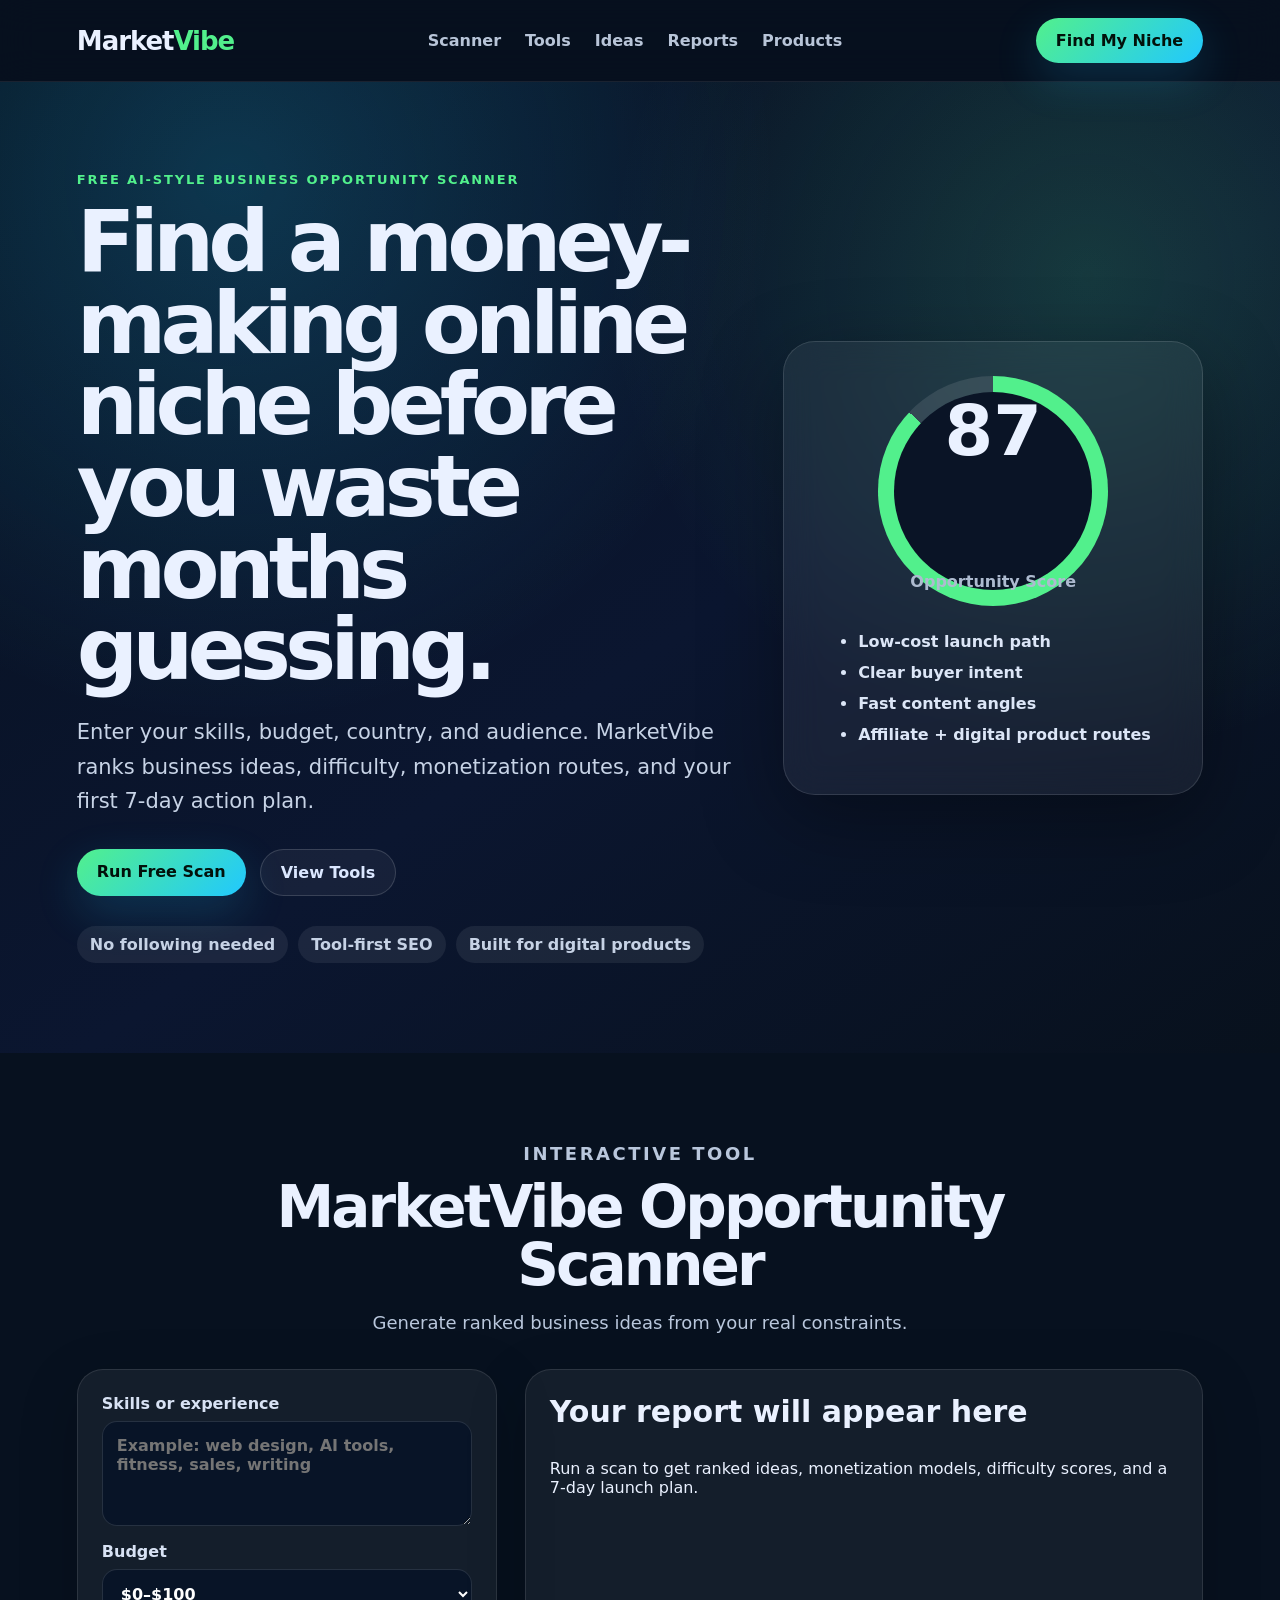
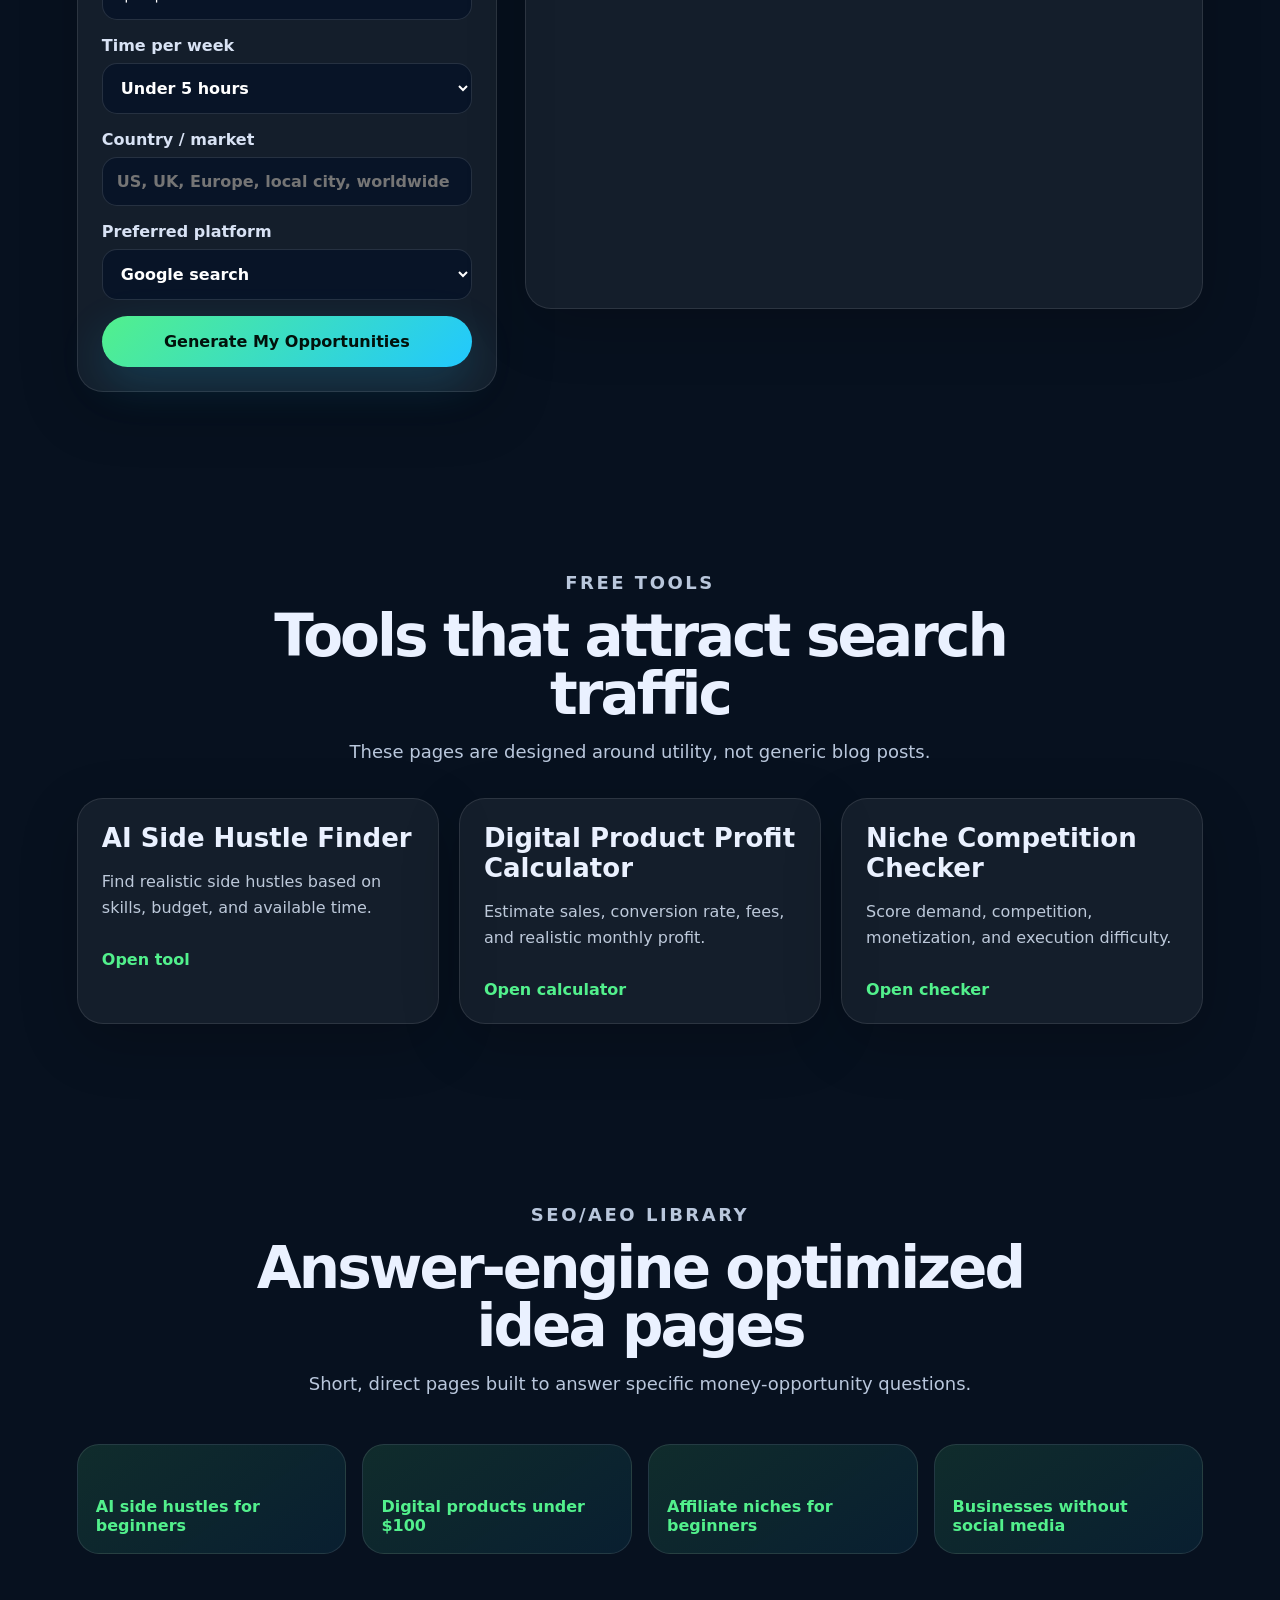
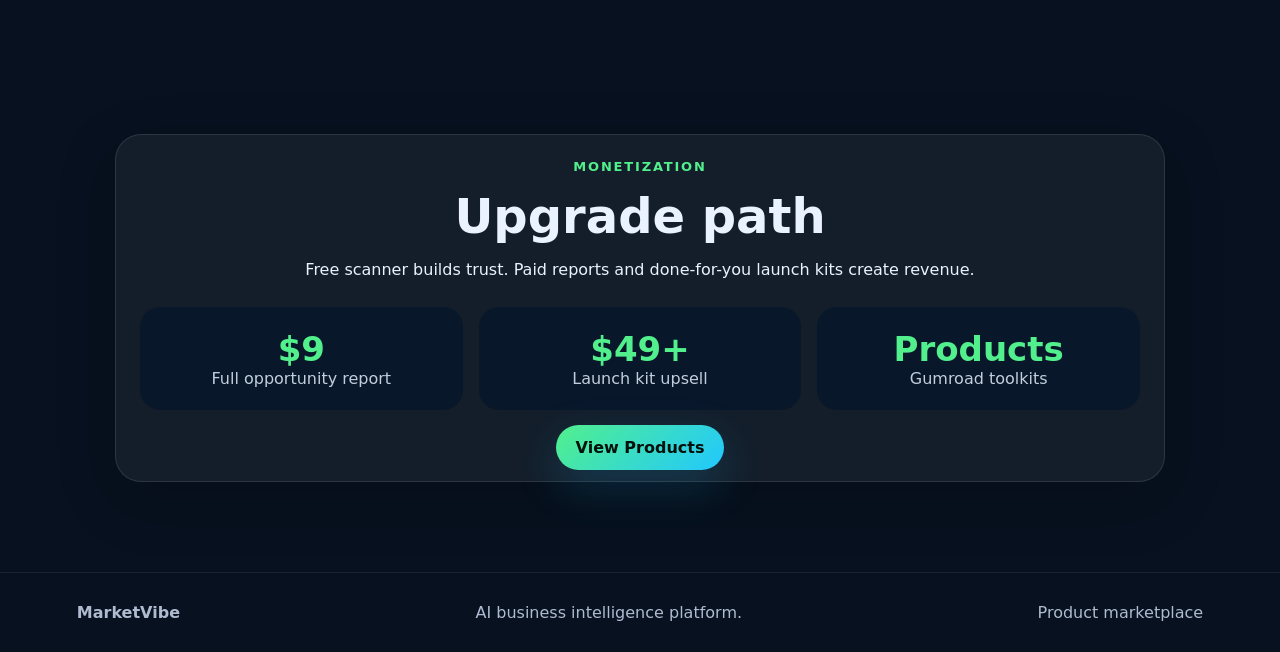
<file: index.html>
<!doctype html>
<html lang="en">
<head>
  <meta charset="utf-8" />
  <meta name="viewport" content="width=device-width,initial-scale=1" />
  <title>MarketVibe — AI Money Opportunity Scanner</title>
  <meta name="description" content="MarketVibe helps you find practical online business ideas, score demand, estimate difficulty, and generate a 7-day launch plan from your skills, budget, and niche." />
  <link rel="canonical" href="https://marketvibe1.com/" />
  <meta name="robots" content="index,follow,max-image-preview:large" />
  <meta property="og:title" content="MarketVibe — Find Your Best Money-Making Niche" />
  <meta property="og:description" content="Use the free MarketVibe Opportunity Scanner to generate monetizable online business ideas and a 7-day launch plan." />
  <meta property="og:type" content="website" />
  <meta property="og:url" content="https://marketvibe1.com/" />
  <meta name="twitter:card" content="summary_large_image" />
  <meta name="theme-color" content="#07111f" />
  <script async src="https://pagead2.googlesyndication.com/pagead/js/adsbygoogle.js?client=ca-pub-1690496065763879" crossorigin="anonymous"></script>
  <script data-goatcounter="https://marketvibe1.goatcounter.com/count" async src="https://gc.zgo.at/count.js"></script>
  <link rel="stylesheet" href="/assets/app.css?v=2" />
  <script type="application/ld+json">{"@context":"https://schema.org","@type":"SoftwareApplication","name":"MarketVibe Opportunity Scanner","applicationCategory":"BusinessApplication","operatingSystem":"Web","url":"https://marketvibe1.com/","offers":{"@type":"Offer","price":"0","priceCurrency":"USD"},"description":"A free AI-style opportunity scanner for online business ideas, niche scoring, profit planning, and launch roadmaps."}</script>
  <script type="application/ld+json">{"@context":"https://schema.org","@type":"FAQPage","mainEntity":[{"@type":"Question","name":"What is MarketVibe?","acceptedAnswer":{"@type":"Answer","text":"MarketVibe is a free opportunity scanner that turns your skills, budget, niche, and platform into ranked online business ideas and a launch plan."}},{"@type":"Question","name":"How can I make money with MarketVibe?","acceptedAnswer":{"@type":"Answer","text":"Use MarketVibe to choose a practical niche, validate demand, estimate difficulty, pick a monetization model, and follow a 7-day launch plan."}},{"@type":"Question","name":"Is MarketVibe a prompt pack?","acceptedAnswer":{"@type":"Answer","text":"No. MarketVibe is designed as an interactive tool and opportunity engine, not a static PDF or generic prompt list."}}]}</script>
</head>
<body>
  <header class="site-header">
    <a class="logo" href="/">Market<span>Vibe</span></a>
    <nav><a href="#scanner">Scanner</a><a href="#tools">Tools</a><a href="#ideas">Ideas</a><a href="#pricing">Reports</a><a href="/products/">Products</a></nav>
    <a class="header-cta" href="#scanner">Find My Niche</a>
  </header>

  <main>
    <section class="hero">
      <div class="hero-copy">
        <p class="eyebrow">Free AI-style business opportunity scanner</p>
        <h1>Find a money-making online niche before you waste months guessing.</h1>
        <p class="lead">Enter your skills, budget, country, and audience. MarketVibe ranks business ideas, difficulty, monetization routes, and your first 7-day action plan.</p>
        <div class="hero-actions"><a class="primary" href="#scanner">Run Free Scan</a><a class="secondary" href="#tools">View Tools</a></div>
        <div class="trust-row"><span>No following needed</span><span>Tool-first SEO</span><span>Built for digital products</span></div>
      </div>
      <div class="hero-card">
        <div class="score-ring"><strong>87</strong><span>Opportunity Score</span></div>
        <ul><li>Low-cost launch path</li><li>Clear buyer intent</li><li>Fast content angles</li><li>Affiliate + digital product routes</li></ul>
      </div>
    </section>

    <section id="scanner" class="scanner-section">
      <div class="section-head"><p class="eyebrow">Interactive tool</p><h2>MarketVibe Opportunity Scanner</h2><p>Generate ranked business ideas from your real constraints.</p></div>
      <div class="scanner-grid">
        <form id="scannerForm" class="scanner-form">
          <label>Skills or experience<textarea id="skills" placeholder="Example: web design, AI tools, fitness, sales, writing"></textarea></label>
          <label>Budget<select id="budget"><option value="low">$0–$100</option><option value="medium">$100–$500</option><option value="high">$500+</option></select></label>
          <label>Time per week<select id="time"><option value="5">Under 5 hours</option><option value="10">5–10 hours</option><option value="20">10–20 hours</option><option value="40">20+ hours</option></select></label>
          <label>Country / market<input id="country" placeholder="US, UK, Europe, local city, worldwide" /></label>
          <label>Preferred platform<select id="platform"><option>Google search</option><option>Reddit / forums</option><option>Gumroad / marketplaces</option><option>Local services</option><option>YouTube / short video</option></select></label>
          <button type="submit">Generate My Opportunities</button>
        </form>
        <div id="results" class="results-panel"><h3>Your report will appear here</h3><p>Run a scan to get ranked ideas, monetization models, difficulty scores, and a 7-day launch plan.</p></div>
      </div>
    </section>

    <section id="tools" class="tool-grid-section">
      <div class="section-head"><p class="eyebrow">Free tools</p><h2>Tools that attract search traffic</h2><p>These pages are designed around utility, not generic blog posts.</p></div>
      <div class="tool-grid">
        <article><h3>AI Side Hustle Finder</h3><p>Find realistic side hustles based on skills, budget, and available time.</p><a href="/tools/ai-side-hustle-finder/">Open tool</a></article>
        <article><h3>Digital Product Profit Calculator</h3><p>Estimate sales, conversion rate, fees, and realistic monthly profit.</p><a href="/tools/digital-product-profit-calculator/">Open calculator</a></article>
        <article><h3>Niche Competition Checker</h3><p>Score demand, competition, monetization, and execution difficulty.</p><a href="/tools/niche-competition-checker/">Open checker</a></article>
      </div>
    </section>

    <section id="ideas" class="ideas-section">
      <div class="section-head"><p class="eyebrow">SEO/AEO library</p><h2>Answer-engine optimized idea pages</h2><p>Short, direct pages built to answer specific money-opportunity questions.</p></div>
      <div class="idea-links"><a href="/ideas/ai-side-hustles-for-beginners/">AI side hustles for beginners</a><a href="/ideas/digital-products-under-100/">Digital products under $100</a><a href="/ideas/affiliate-niches-for-beginners/">Affiliate niches for beginners</a><a href="/ideas/businesses-without-social-media/">Businesses without social media</a></div>
    </section>

    <section id="pricing" class="pricing-section">
      <div class="pricing-card"><p class="eyebrow">Monetization</p><h2>Upgrade path</h2><p>Free scanner builds trust. Paid reports and done-for-you launch kits create revenue.</p><div class="price-row"><div><strong>$9</strong><span>Full opportunity report</span></div><div><strong>$49+</strong><span>Launch kit upsell</span></div><div><strong>Products</strong><span>Gumroad toolkits</span></div></div><a class="primary" href="/products/">View Products</a></div>
    </section>
  </main>

  <footer><strong>MarketVibe</strong><span>AI business intelligence platform.</span><a href="/products/">Product marketplace</a></footer>
  <script src="/assets/app.js?v=2"></script>
</body>
</html>
</file>
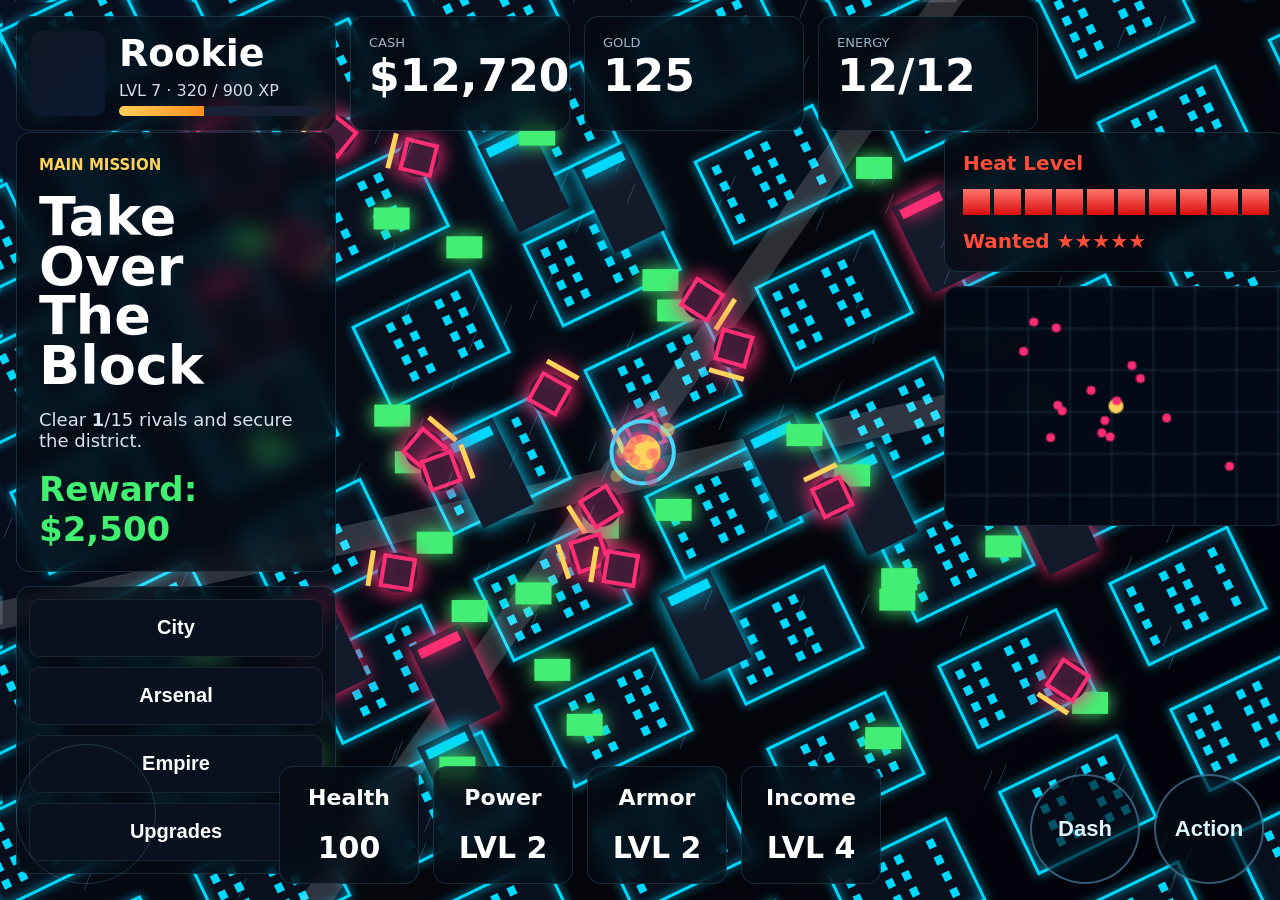
<file: game-v2/index.html>
<!doctype html>
<html lang="en">
<head>
  <meta charset="utf-8" />
  <meta name="viewport" content="width=device-width,initial-scale=1,maximum-scale=1,viewport-fit=cover" />
  <title>Crime Empire V2</title>
  <meta name="theme-color" content="#05070d" />
  <link rel="stylesheet" href="./style.css?v=1" />
</head>
<body>
  <div id="app">
    <canvas id="game"></canvas>

    <section id="start" class="start-screen">
      <div class="start-card">
        <h1>CRIME<br>EMPIRE</h1>
        <button id="startBtn">Enter The City</button>
        <p>Move with WASD or arrows. Press Space for action.</p>
      </div>
    </section>

    <section class="hud">
      <div class="topbar">
        <div class="profile panel">
          <div class="portrait"></div>
          <div>
            <h2>Rookie</h2>
            <p>LVL 7 · 320 / 900 XP</p>
            <span class="xp"><i></i></span>
          </div>
        </div>
        <div class="stat panel"><span>Cash</span><b id="cash">$12,540</b></div>
        <div class="stat panel"><span>Gold</span><b>125</b></div>
        <div class="stat panel"><span>Energy</span><b>12/12</b></div>
      </div>

      <aside class="left-stack">
        <div class="mission panel">
          <span>Main Mission</span>
          <h3>Take Over The Block</h3>
          <p>Clear <b id="progress">0</b>/15 rivals and secure the district.</p>
          <strong>Reward: $2,500</strong>
        </div>
        <nav class="menu panel">
          <button>City</button><button>Arsenal</button><button>Empire</button><button>Upgrades</button>
        </nav>
      </aside>

      <aside class="right-stack">
        <div class="heat panel"><span>Heat Level</span><div class="bars"><i></i><i></i><i></i><i></i><i></i><i></i><i></i><i></i><i></i><i></i></div><b>Wanted ★★★★★</b></div>
        <canvas id="radar" class="radar panel" width="230" height="160"></canvas>
      </aside>

      <footer class="bottom-ui">
        <div class="stick"><span></span></div>
        <div class="cards">
          <div class="panel card"><b>Health</b><em>100</em></div>
          <div class="panel card"><b>Power</b><em>LVL 2</em></div>
          <div class="panel card"><b>Armor</b><em>LVL 2</em></div>
          <div class="panel card"><b>Income</b><em>LVL 4</em></div>
        </div>
        <div class="actions"><button id="dashBtn">Dash</button><button id="actBtn">Action</button></div>
      </footer>
    </section>
  </div>

  <script type="module" src="./main.js?v=1"></script>
</body>
</html>
</file>
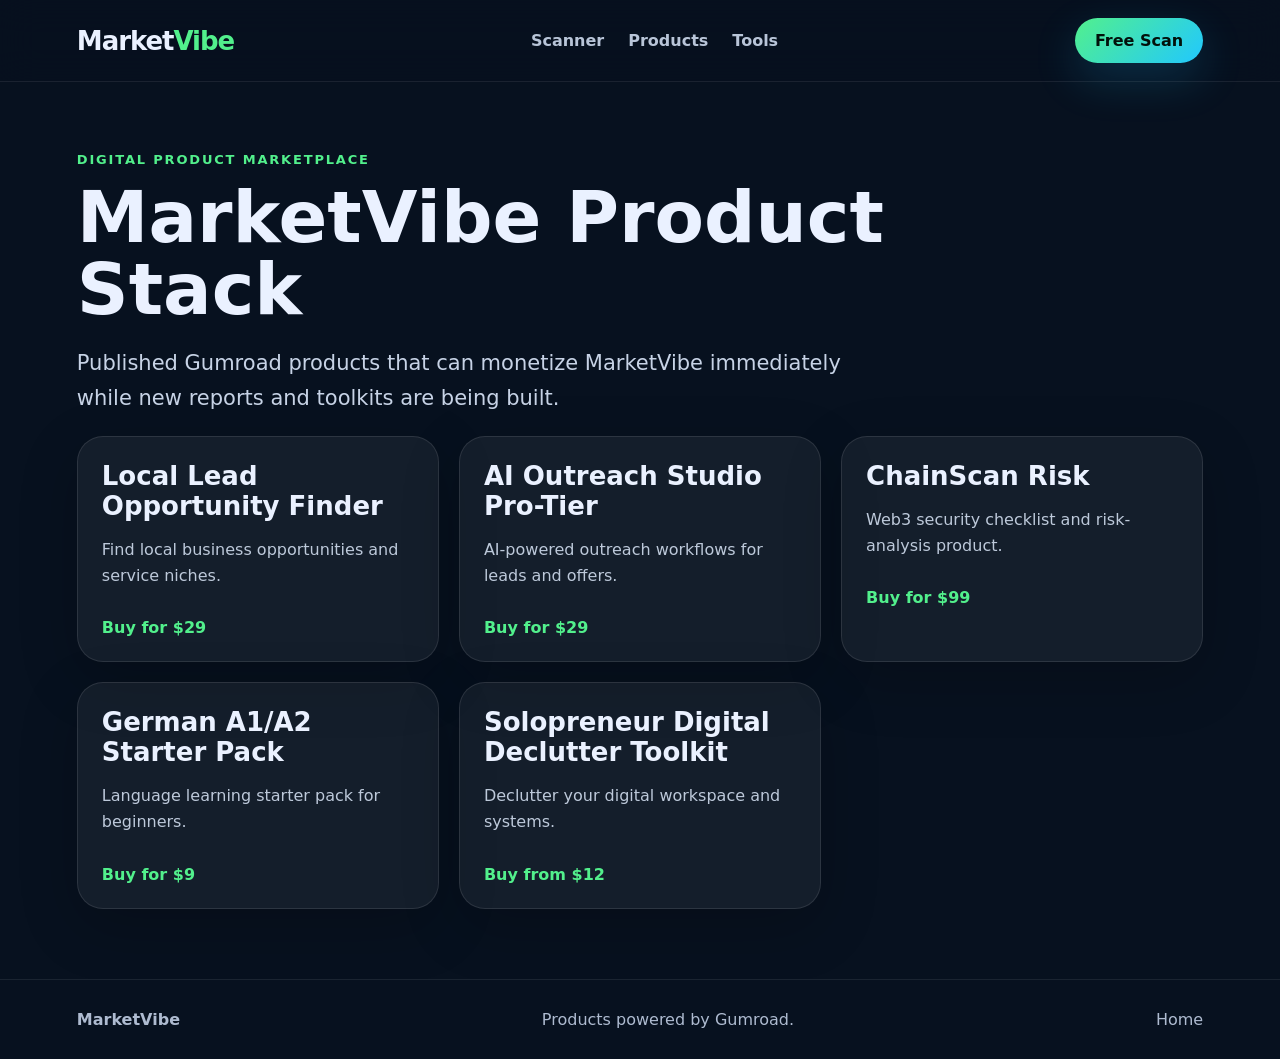
<file: products/index.html>
<!doctype html><html lang='en'><head><meta charset='utf-8'><meta name='viewport' content='width=device-width,initial-scale=1'><title>MarketVibe Products</title><meta name='description' content='MarketVibe recommended digital products, AI toolkits, lead finders, security checklists, and launch systems.'><link rel='stylesheet' href='/assets/app.css?v=2'></head><body><header class='site-header'><a class='logo' href='/'>Market<span>Vibe</span></a><nav><a href='/#scanner'>Scanner</a><a href='/products/'>Products</a><a href='/#tools'>Tools</a></nav><a class='header-cta' href='/#scanner'>Free Scan</a></header><main class='tool-page'><section class='hero-mini'><p class='eyebrow'>Digital product marketplace</p><h1>MarketVibe Product Stack</h1><p class='lead'>Published Gumroad products that can monetize MarketVibe immediately while new reports and toolkits are being built.</p></section><section class='tool-grid'><article><h3>Local Lead Opportunity Finder</h3><p>Find local business opportunities and service niches.</p><a href='https://283733832600.gumroad.com/l/tqopbi' rel='sponsored nofollow'>Buy for $29</a></article><article><h3>AI Outreach Studio Pro-Tier</h3><p>AI-powered outreach workflows for leads and offers.</p><a href='https://283733832600.gumroad.com/l/outreach-studio-pro' rel='sponsored nofollow'>Buy for $29</a></article><article><h3>ChainScan Risk</h3><p>Web3 security checklist and risk-analysis product.</p><a href='https://283733832600.gumroad.com/l/chainscan' rel='sponsored nofollow'>Buy for $99</a></article><article><h3>German A1/A2 Starter Pack</h3><p>Language learning starter pack for beginners.</p><a href='https://283733832600.gumroad.com/l/yfkyms' rel='sponsored nofollow'>Buy for $9</a></article><article><h3>Solopreneur Digital Declutter Toolkit</h3><p>Declutter your digital workspace and systems.</p><a href='https://283733832600.gumroad.com/l/xhmknr' rel='sponsored nofollow'>Buy from $12</a></article></section></main><footer><strong>MarketVibe</strong><span>Products powered by Gumroad.</span><a href='/'>Home</a></footer></body></html>
</file>
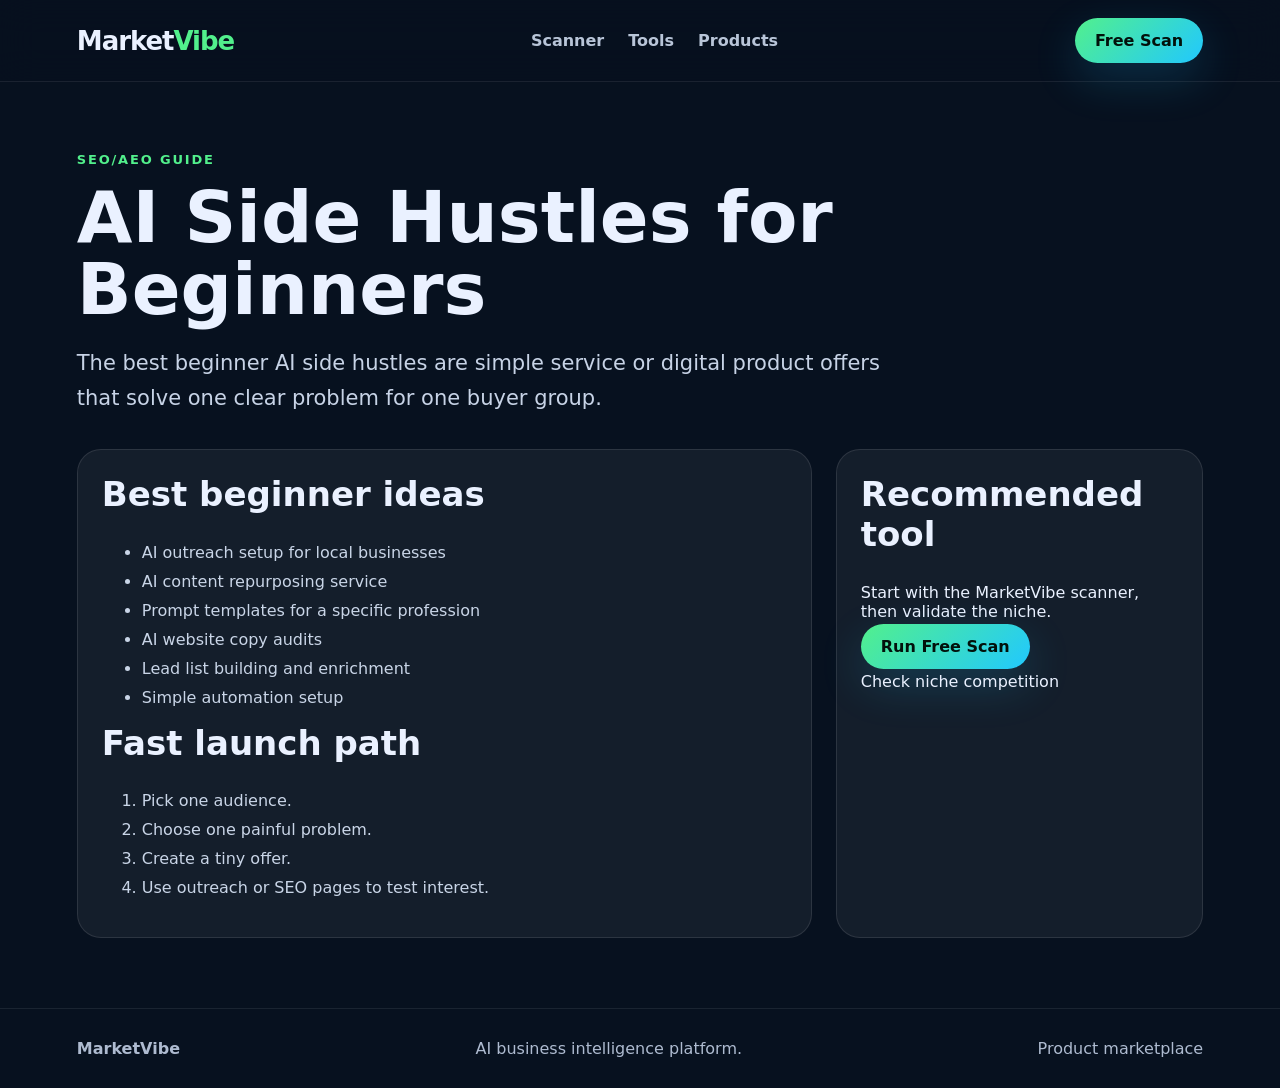
<file: ideas/ai-side-hustles-for-beginners/index.html>
<!doctype html><html lang="en"><head><meta charset="utf-8"><meta name="viewport" content="width=device-width,initial-scale=1"><title>AI Side Hustles for Beginners — MarketVibe</title><meta name="description" content="Beginner friendly AI side hustle ideas with simple launch paths and MarketVibe tools."><link rel="canonical" href="https://marketvibe1.com/ideas/ai-side-hustles-for-beginners/"><link rel="stylesheet" href="/assets/app.css?v=2"></head><body><header class="site-header"><a class="logo" href="/">Market<span>Vibe</span></a><nav><a href="/#scanner">Scanner</a><a href="/#tools">Tools</a><a href="/products/">Products</a></nav><a class="header-cta" href="/#scanner">Free Scan</a></header><main class="tool-page"><section class="hero-mini"><p class="eyebrow">SEO/AEO guide</p><h1>AI Side Hustles for Beginners</h1><p class="lead">The best beginner AI side hustles are simple service or digital product offers that solve one clear problem for one buyer group.</p></section><section class="copy-grid"><article class="content-card"><h2>Best beginner ideas</h2><ul><li>AI outreach setup for local businesses</li><li>AI content repurposing service</li><li>Prompt templates for a specific profession</li><li>AI website copy audits</li><li>Lead list building and enrichment</li><li>Simple automation setup</li></ul><h2>Fast launch path</h2><ol><li>Pick one audience.</li><li>Choose one painful problem.</li><li>Create a tiny offer.</li><li>Use outreach or SEO pages to test interest.</li></ol></article><aside class="content-card"><h2>Recommended tool</h2><p>Start with the MarketVibe scanner, then validate the niche.</p><a class="primary" href="/#scanner">Run Free Scan</a><p><a href="/tools/niche-competition-checker/">Check niche competition</a></p></aside></section></main><footer><strong>MarketVibe</strong><span>AI business intelligence platform.</span><a href="/products/">Product marketplace</a></footer></body></html>
</file>
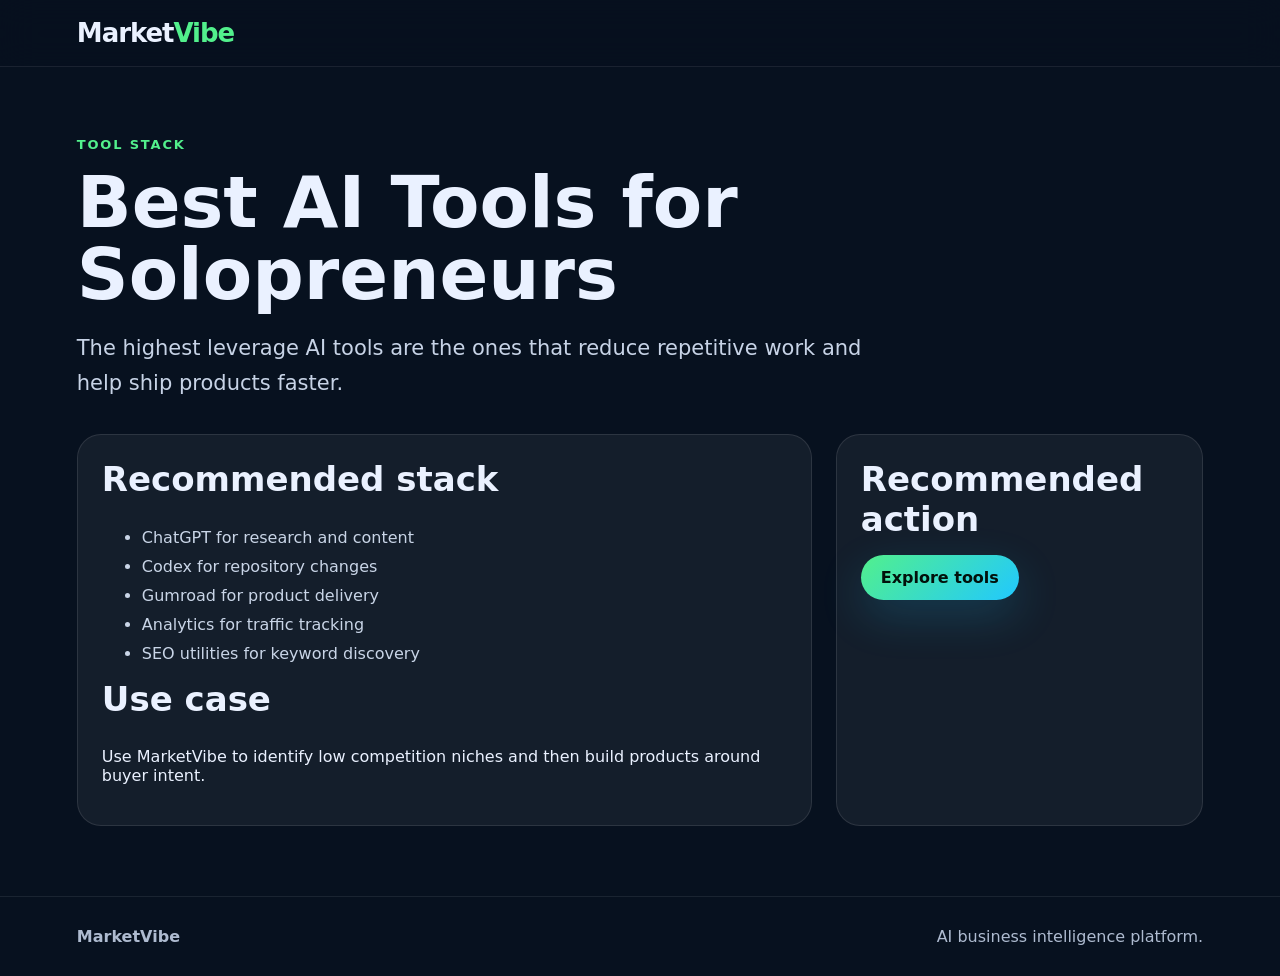
<file: ideas/best-ai-tools-for-solopreneurs/index.html>
<!doctype html><html lang="en"><head><meta charset="utf-8"><meta name="viewport" content="width=device-width,initial-scale=1"><title>Best AI Tools for Solopreneurs — MarketVibe</title><meta name="description" content="Recommended AI tools for solopreneurs building digital products, SEO sites, and online businesses."><link rel="stylesheet" href="/assets/app.css?v=2"></head><body><header class="site-header"><a class="logo" href="/">Market<span>Vibe</span></a></header><main class="tool-page"><section class="hero-mini"><p class="eyebrow">Tool stack</p><h1>Best AI Tools for Solopreneurs</h1><p class="lead">The highest leverage AI tools are the ones that reduce repetitive work and help ship products faster.</p></section><section class="copy-grid"><article class="content-card"><h2>Recommended stack</h2><ul><li>ChatGPT for research and content</li><li>Codex for repository changes</li><li>Gumroad for product delivery</li><li>Analytics for traffic tracking</li><li>SEO utilities for keyword discovery</li></ul><h2>Use case</h2><p>Use MarketVibe to identify low competition niches and then build products around buyer intent.</p></article><aside class="content-card"><h2>Recommended action</h2><a class="primary" href="/#tools">Explore tools</a></aside></section></main><footer><strong>MarketVibe</strong><span>AI business intelligence platform.</span></footer></body></html>
</file>
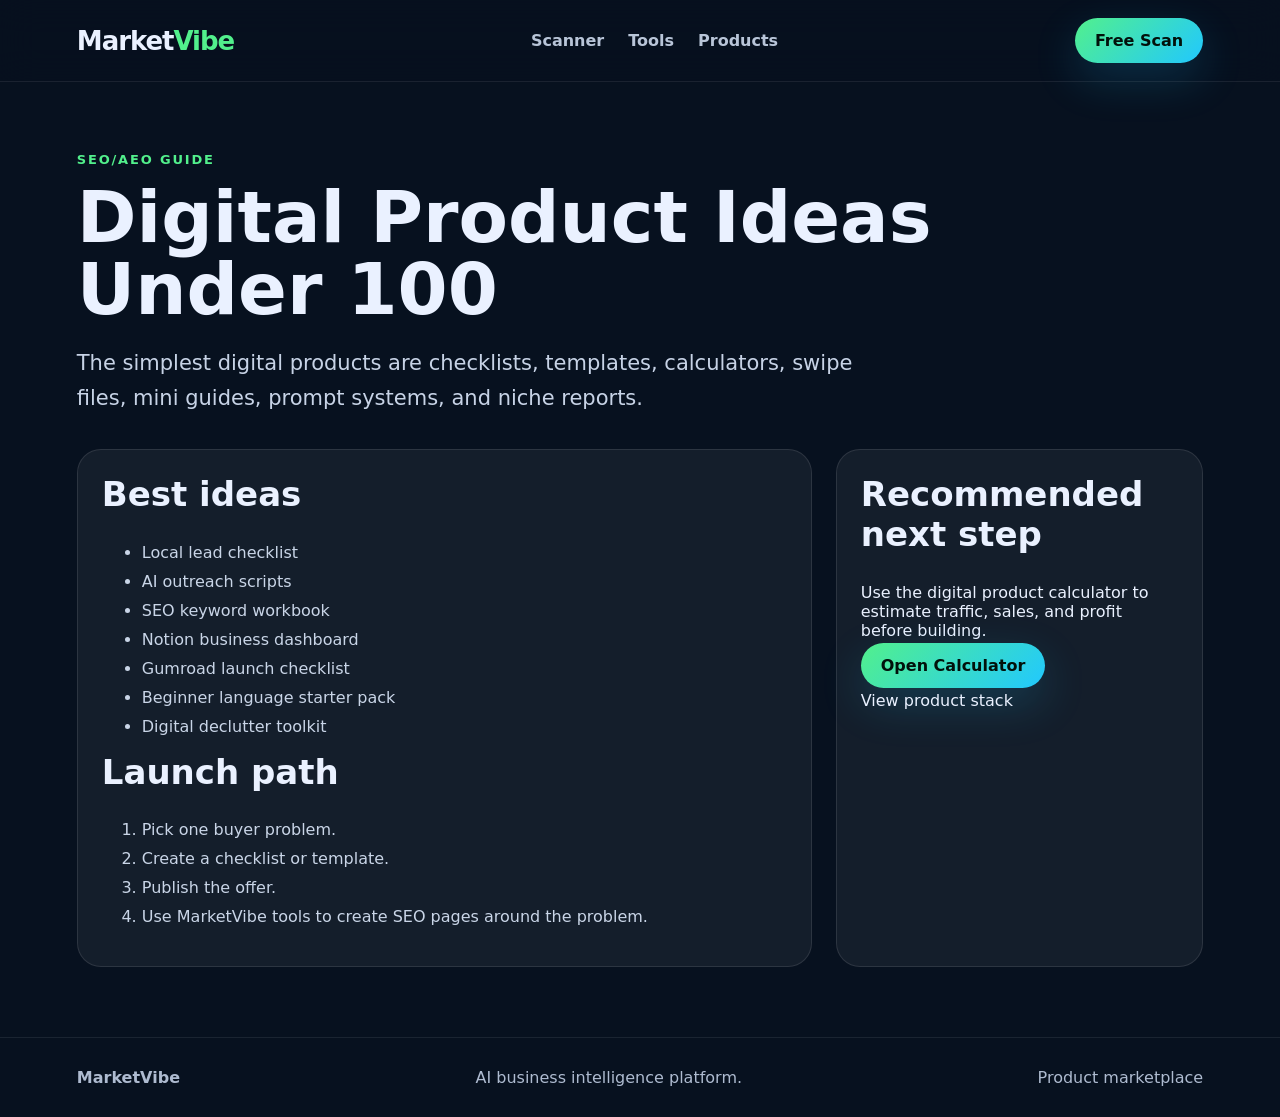
<file: ideas/digital-products-under-100/index.html>
<!doctype html><html lang="en"><head><meta charset="utf-8"><meta name="viewport" content="width=device-width,initial-scale=1"><title>Digital Product Ideas — MarketVibe</title><meta name="description" content="Practical low cost digital product ideas, launch examples, and MarketVibe planning tools."><link rel="canonical" href="https://marketvibe1.com/ideas/digital-products-under-100/"><link rel="stylesheet" href="/assets/app.css?v=2"></head><body><header class="site-header"><a class="logo" href="/">Market<span>Vibe</span></a><nav><a href="/#scanner">Scanner</a><a href="/#tools">Tools</a><a href="/products/">Products</a></nav><a class="header-cta" href="/#scanner">Free Scan</a></header><main class="tool-page"><section class="hero-mini"><p class="eyebrow">SEO/AEO guide</p><h1>Digital Product Ideas Under 100</h1><p class="lead">The simplest digital products are checklists, templates, calculators, swipe files, mini guides, prompt systems, and niche reports.</p></section><section class="copy-grid"><article class="content-card"><h2>Best ideas</h2><ul><li>Local lead checklist</li><li>AI outreach scripts</li><li>SEO keyword workbook</li><li>Notion business dashboard</li><li>Gumroad launch checklist</li><li>Beginner language starter pack</li><li>Digital declutter toolkit</li></ul><h2>Launch path</h2><ol><li>Pick one buyer problem.</li><li>Create a checklist or template.</li><li>Publish the offer.</li><li>Use MarketVibe tools to create SEO pages around the problem.</li></ol></article><aside class="content-card"><h2>Recommended next step</h2><p>Use the digital product calculator to estimate traffic, sales, and profit before building.</p><a class="primary" href="/tools/digital-product-profit-calculator/">Open Calculator</a><p><a href="/products/">View product stack</a></p></aside></section></main><footer><strong>MarketVibe</strong><span>AI business intelligence platform.</span><a href="/products/">Product marketplace</a></footer></body></html>
</file>
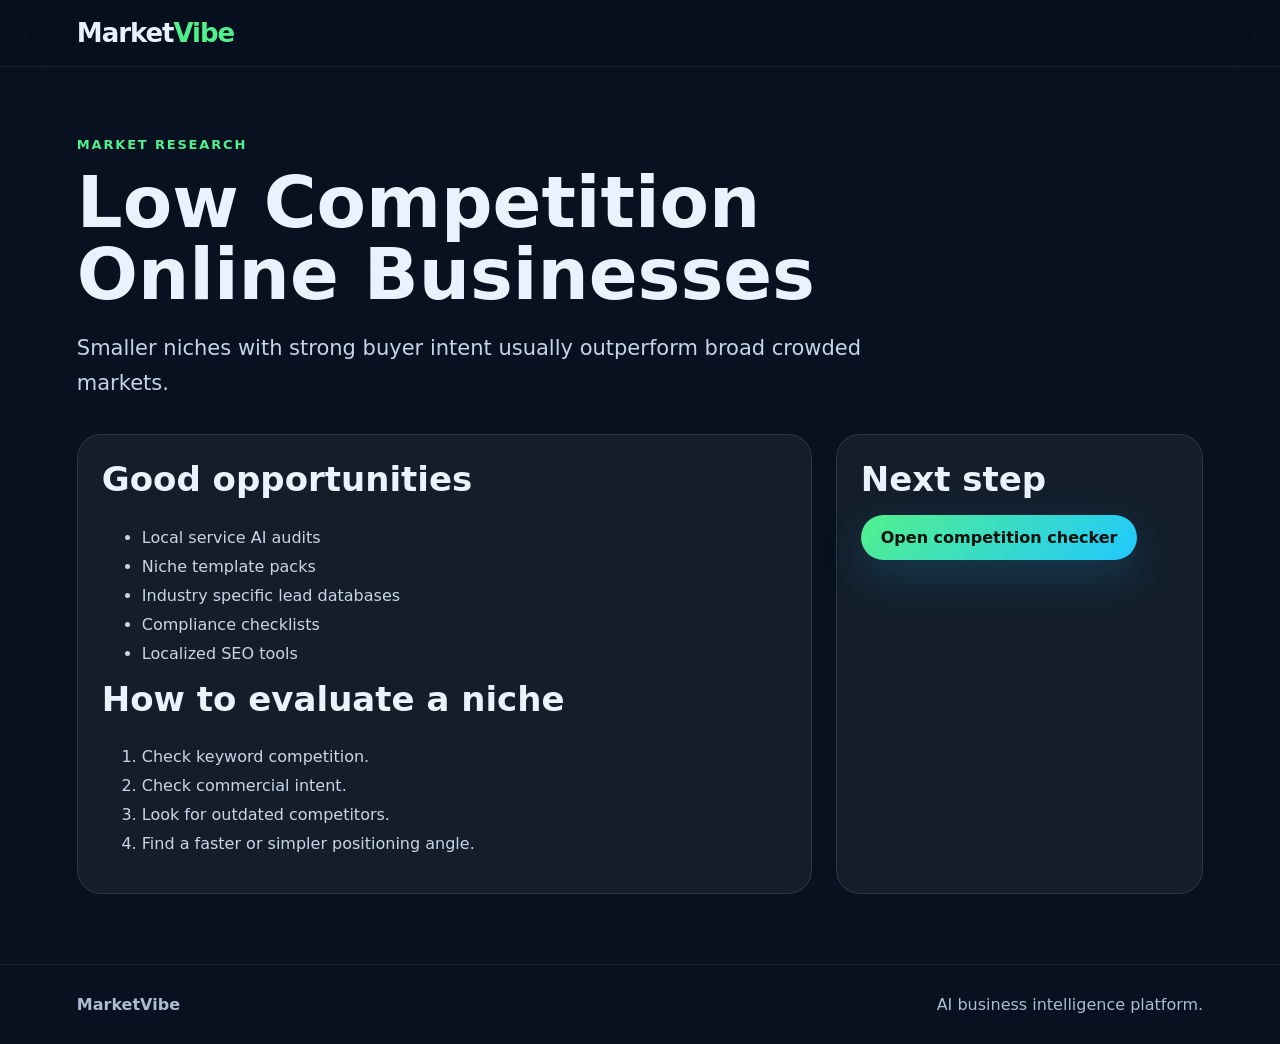
<file: ideas/low-competition-online-businesses/index.html>
<!doctype html><html lang="en"><head><meta charset="utf-8"><meta name="viewport" content="width=device-width,initial-scale=1"><title>Low Competition Online Businesses — MarketVibe</title><meta name="description" content="Find lower competition online business ideas with stronger buyer intent and easier SEO opportunities."><link rel="stylesheet" href="/assets/app.css?v=2"></head><body><header class="site-header"><a class="logo" href="/">Market<span>Vibe</span></a></header><main class="tool-page"><section class="hero-mini"><p class="eyebrow">Market research</p><h1>Low Competition Online Businesses</h1><p class="lead">Smaller niches with strong buyer intent usually outperform broad crowded markets.</p></section><section class="copy-grid"><article class="content-card"><h2>Good opportunities</h2><ul><li>Local service AI audits</li><li>Niche template packs</li><li>Industry specific lead databases</li><li>Compliance checklists</li><li>Localized SEO tools</li></ul><h2>How to evaluate a niche</h2><ol><li>Check keyword competition.</li><li>Check commercial intent.</li><li>Look for outdated competitors.</li><li>Find a faster or simpler positioning angle.</li></ol></article><aside class="content-card"><h2>Next step</h2><a class="primary" href="/tools/niche-competition-checker/">Open competition checker</a></aside></section></main><footer><strong>MarketVibe</strong><span>AI business intelligence platform.</span></footer></body></html>
</file>
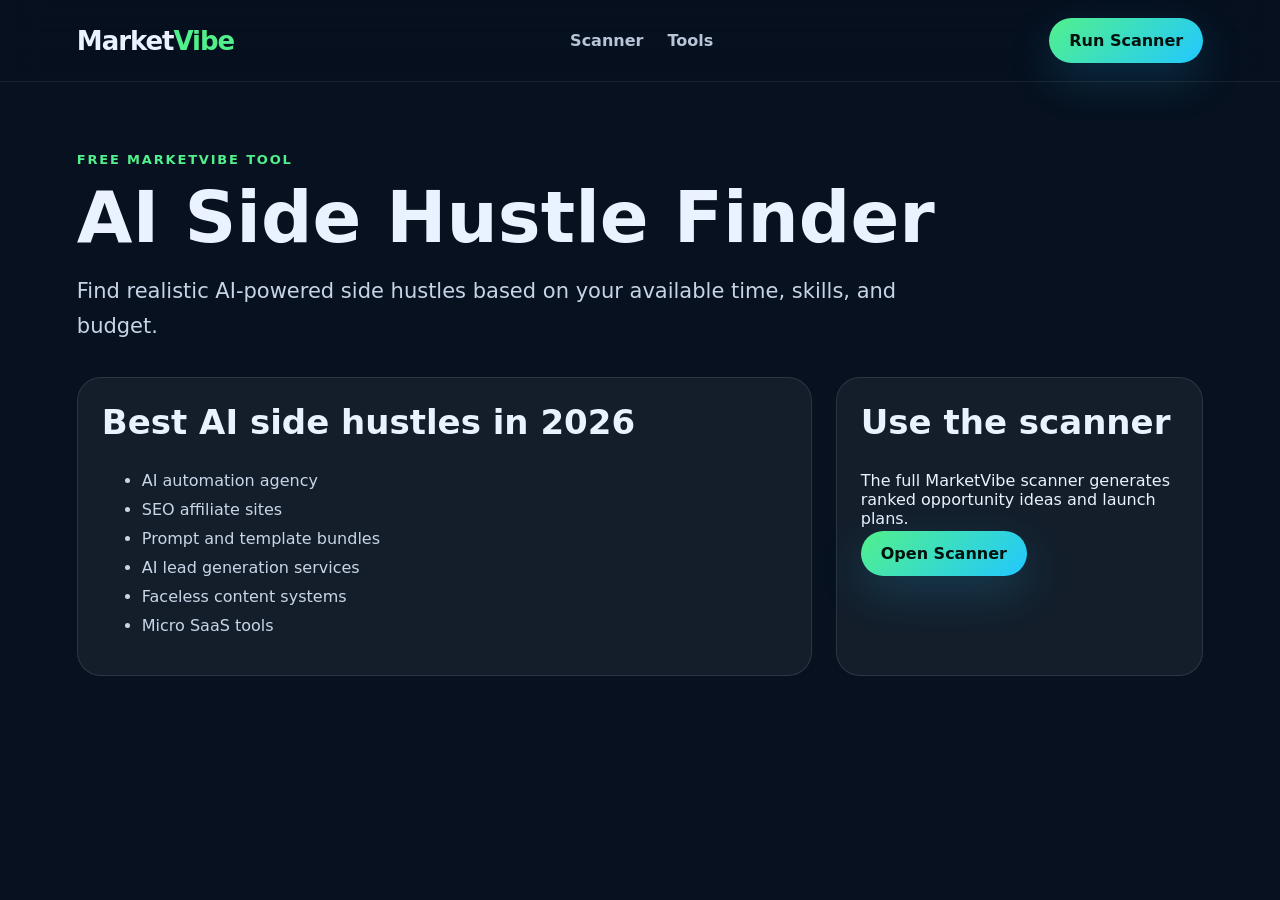
<file: tools/ai-side-hustle-finder/index.html>
<!doctype html><html lang='en'><head><meta charset='utf-8'><meta name='viewport' content='width=device-width,initial-scale=1'><title>AI Side Hustle Finder — MarketVibe</title><meta name='description' content='Discover realistic AI side hustles based on your skills, budget, and time.'><link rel='stylesheet' href='/assets/app.css?v=1'></head><body><header class='site-header'><a class='logo' href='/'>Market<span>Vibe</span></a><nav><a href='/#scanner'>Scanner</a><a href='/#tools'>Tools</a></nav><a class='header-cta' href='/#scanner'>Run Scanner</a></header><main class='tool-page'><section class='hero-mini'><p class='eyebrow'>Free MarketVibe Tool</p><h1>AI Side Hustle Finder</h1><p class='lead'>Find realistic AI-powered side hustles based on your available time, skills, and budget.</p></section><section class='copy-grid'><article class='content-card'><h2>Best AI side hustles in 2026</h2><ul><li>AI automation agency</li><li>SEO affiliate sites</li><li>Prompt and template bundles</li><li>AI lead generation services</li><li>Faceless content systems</li><li>Micro SaaS tools</li></ul></article><aside class='content-card'><h2>Use the scanner</h2><p>The full MarketVibe scanner generates ranked opportunity ideas and launch plans.</p><a class='primary' href='/#scanner'>Open Scanner</a></aside></section></main></body></html>
</file>
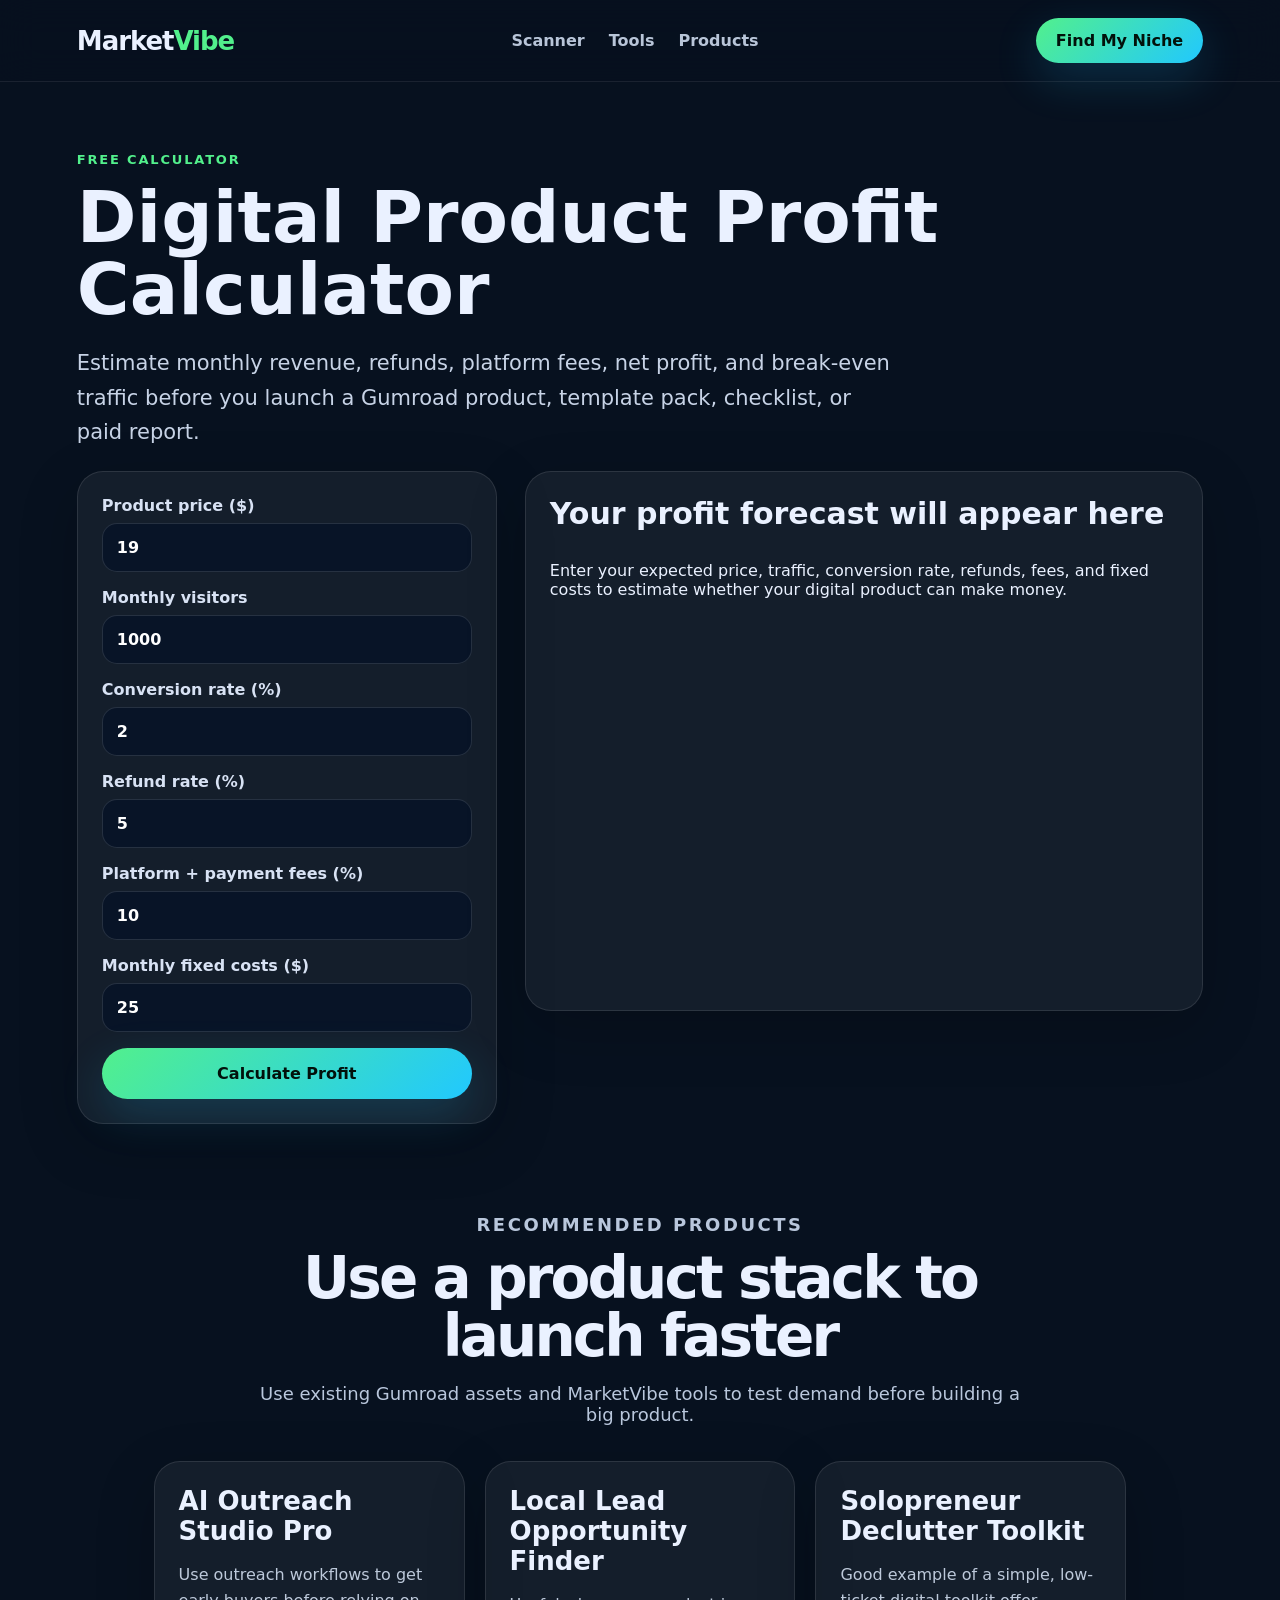
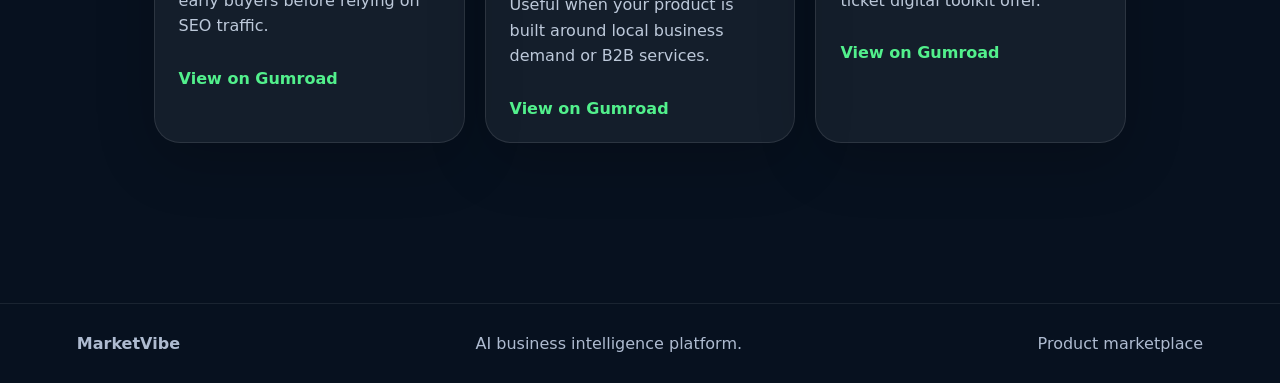
<file: tools/digital-product-profit-calculator/index.html>
<!doctype html>
<html lang="en">
<head>
  <meta charset="utf-8" />
  <meta name="viewport" content="width=device-width,initial-scale=1" />
  <title>Digital Product Profit Calculator — MarketVibe</title>
  <meta name="description" content="Estimate digital product revenue, platform fees, refunds, net profit, and break-even traffic with the free MarketVibe Digital Product Profit Calculator." />
  <link rel="canonical" href="https://marketvibe1.com/tools/digital-product-profit-calculator/" />
  <meta name="robots" content="index,follow,max-image-preview:large" />
  <link rel="stylesheet" href="/assets/app.css?v=2" />
  <script type="application/ld+json">{"@context":"https://schema.org","@type":"SoftwareApplication","name":"MarketVibe Digital Product Profit Calculator","applicationCategory":"BusinessApplication","operatingSystem":"Web","url":"https://marketvibe1.com/tools/digital-product-profit-calculator/","offers":{"@type":"Offer","price":"0","priceCurrency":"USD"}}</script>
</head>
<body>
<header class="site-header">
  <a class="logo" href="/">Market<span>Vibe</span></a>
  <nav><a href="/#scanner">Scanner</a><a href="/#tools">Tools</a><a href="/products/">Products</a></nav>
  <a class="header-cta" href="/#scanner">Find My Niche</a>
</header>

<main class="tool-page">
  <section class="hero-mini">
    <p class="eyebrow">Free calculator</p>
    <h1>Digital Product Profit Calculator</h1>
    <p class="lead">Estimate monthly revenue, refunds, platform fees, net profit, and break-even traffic before you launch a Gumroad product, template pack, checklist, or paid report.</p>
  </section>

  <section class="scanner-grid">
    <form id="profitForm" class="scanner-form">
      <label>Product price ($)<input id="price" type="number" min="1" step="1" value="19" required /></label>
      <label>Monthly visitors<input id="traffic" type="number" min="0" step="10" value="1000" required /></label>
      <label>Conversion rate (%)<input id="conversion" type="number" min="0" max="100" step="0.1" value="2" required /></label>
      <label>Refund rate (%)<input id="refund" type="number" min="0" max="100" step="0.1" value="5" required /></label>
      <label>Platform + payment fees (%)<input id="fees" type="number" min="0" max="100" step="0.1" value="10" required /></label>
      <label>Monthly fixed costs ($)<input id="costs" type="number" min="0" step="1" value="25" required /></label>
      <button type="submit">Calculate Profit</button>
    </form>

    <div id="profitResults" class="results-panel">
      <h3>Your profit forecast will appear here</h3>
      <p>Enter your expected price, traffic, conversion rate, refunds, fees, and fixed costs to estimate whether your digital product can make money.</p>
    </div>
  </section>

  <section class="tool-grid-section">
    <div class="section-head"><p class="eyebrow">Recommended products</p><h2>Use a product stack to launch faster</h2><p>Use existing Gumroad assets and MarketVibe tools to test demand before building a big product.</p></div>
    <div class="tool-grid">
      <article><h3>AI Outreach Studio Pro</h3><p>Use outreach workflows to get early buyers before relying on SEO traffic.</p><a href="https://283733832600.gumroad.com/l/outreach-studio-pro" rel="sponsored nofollow">View on Gumroad</a></article>
      <article><h3>Local Lead Opportunity Finder</h3><p>Useful when your product is built around local business demand or B2B services.</p><a href="https://283733832600.gumroad.com/l/tqopbi" rel="sponsored nofollow">View on Gumroad</a></article>
      <article><h3>Solopreneur Declutter Toolkit</h3><p>Good example of a simple, low-ticket digital toolkit offer.</p><a href="https://283733832600.gumroad.com/l/xhmknr" rel="sponsored nofollow">View on Gumroad</a></article>
    </div>
  </section>
</main>

<footer><strong>MarketVibe</strong><span>AI business intelligence platform.</span><a href="/products/">Product marketplace</a></footer>

<script>
const form=document.getElementById('profitForm');
const out=document.getElementById('profitResults');
function money(n){return '$'+Math.round(n).toLocaleString();}
function pct(n){return Math.round(n*10)/10+'%';}
form.addEventListener('submit',e=>{
  e.preventDefault();
  const price=Number(document.getElementById('price').value)||0;
  const traffic=Number(document.getElementById('traffic').value)||0;
  const conversion=(Number(document.getElementById('conversion').value)||0)/100;
  const refund=(Number(document.getElementById('refund').value)||0)/100;
  const fees=(Number(document.getElementById('fees').value)||0)/100;
  const costs=Number(document.getElementById('costs').value)||0;
  const grossSales=traffic*conversion;
  const refunds=grossSales*refund;
  const netSales=Math.max(0,grossSales-refunds);
  const grossRevenue=grossSales*price;
  const refundLoss=refunds*price;
  const revenueAfterRefunds=netSales*price;
  const feeCost=revenueAfterRefunds*fees;
  const netProfit=revenueAfterRefunds-feeCost-costs;
  const breakEvenSales=price>0 ? Math.ceil(costs/(price*(1-fees)*(1-refund)||1)) : 0;
  const breakEvenTraffic=conversion>0 ? Math.ceil(breakEvenSales/conversion) : 0;
  const improvedConversion=traffic*(conversion+.01)*price*(1-refund)*(1-fees)-costs;
  const verdict=netProfit>1000?'Strong profit potential':netProfit>200?'Promising small product':netProfit>0?'Break-even validation stage':'Needs better traffic, price, or conversion';
  out.innerHTML=`<h3>${verdict}</h3><div class="result-card"><div class="result-top"><h4>Estimated Monthly Net Profit</h4><div class="score">${money(netProfit)}</div></div><span class="pill">${Math.round(grossSales)} orders</span><span class="pill">${money(grossRevenue)} gross</span><span class="pill">${money(feeCost)} fees</span><span class="pill">${money(refundLoss)} refunds</span></div><div class="result-card"><h4>Break-even estimate</h4><p>You need about <strong>${breakEvenSales}</strong> paid sales or <strong>${breakEvenTraffic.toLocaleString()}</strong> visitors/month at ${pct(conversion*100)} conversion to cover ${money(costs)} fixed costs.</p></div><div class="result-card"><h4>Improvement suggestions</h4><ol class="plan"><li>Raise perceived value with bonuses, templates, examples, or a checklist.</li><li>Add email capture before checkout to recover visitors who are not ready to buy.</li><li>Test a stronger landing page headline and compare conversion rate against ${pct(conversion*100)}.</li><li>If conversion improves by 1 percentage point, estimated profit becomes <strong>${money(improvedConversion)}</strong>.</li></ol></div><div class="result-card"><h4>Next step</h4><p>Use MarketVibe to find a niche, validate competition, then send buyers to a matching Gumroad product or paid report.</p><a class="primary" href="/products/">View Product Stack</a></div>`;
});
</script>
</body>
</html>
</file>
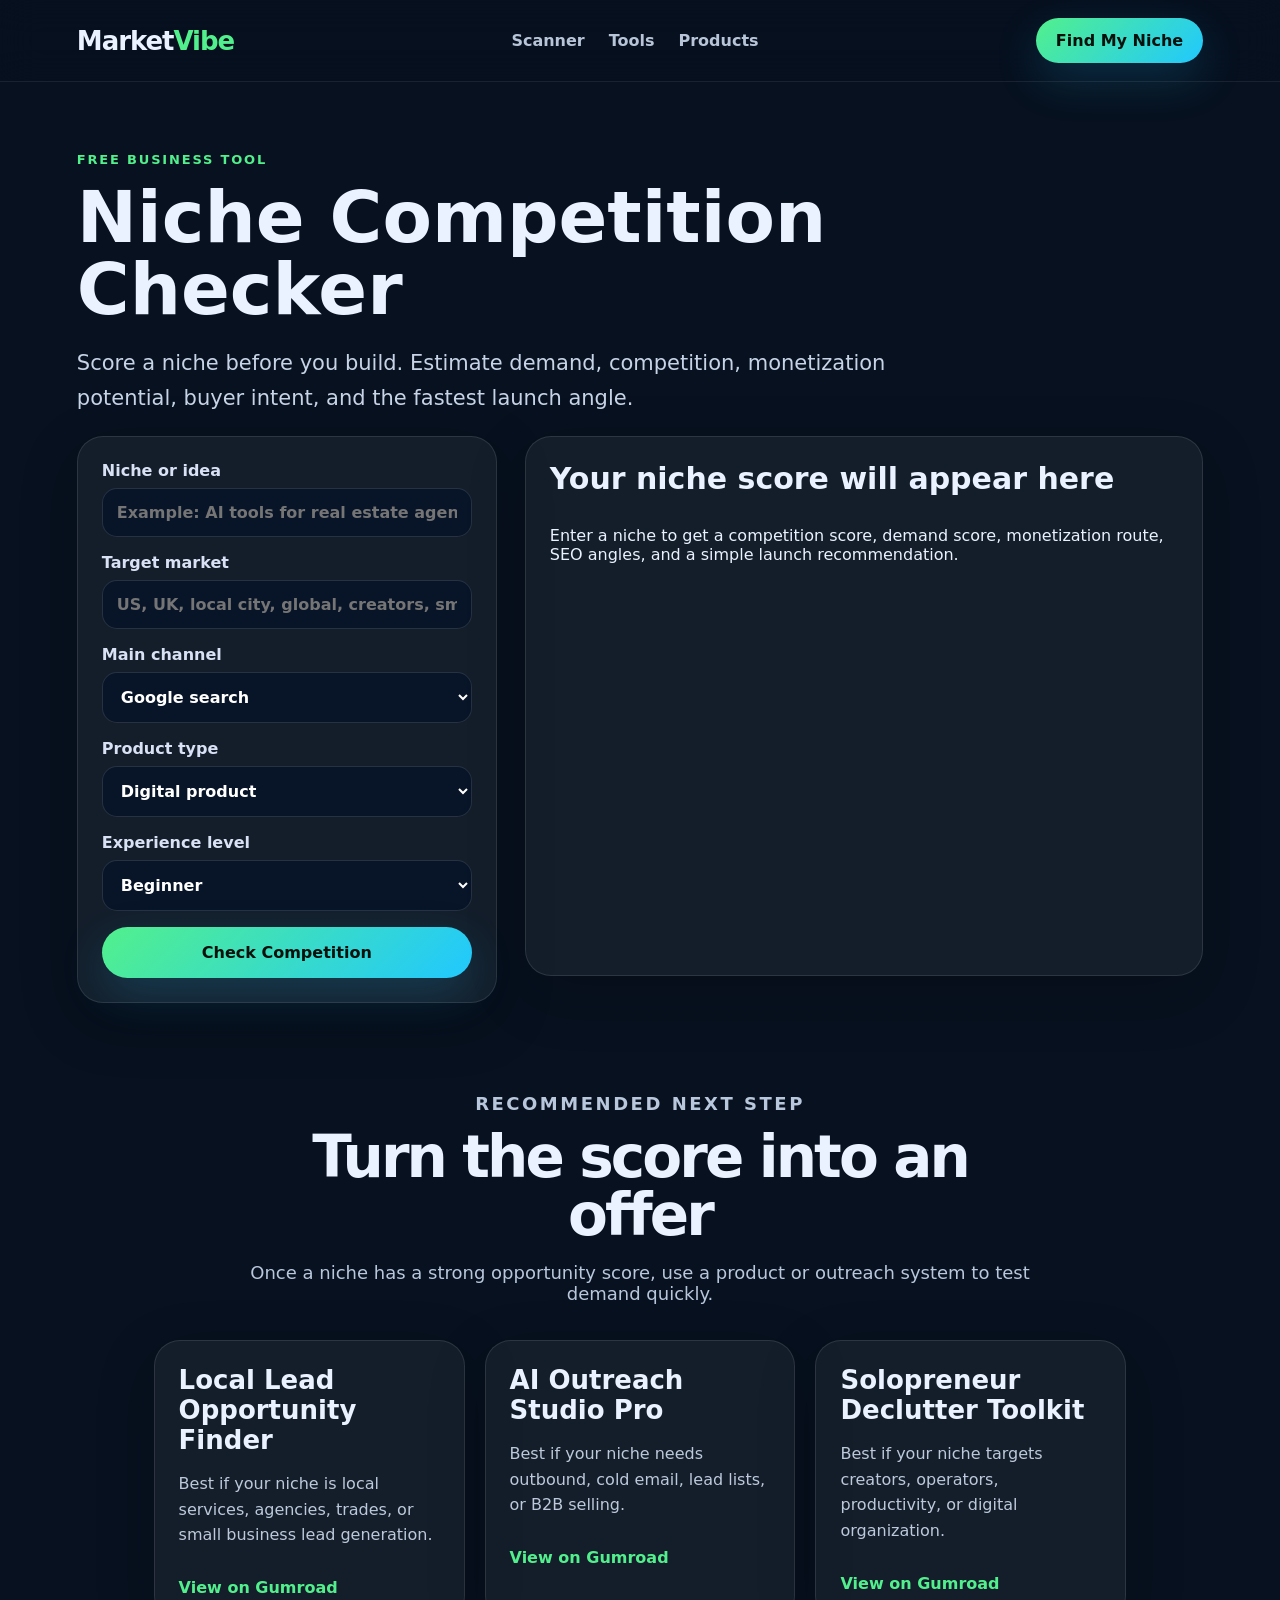
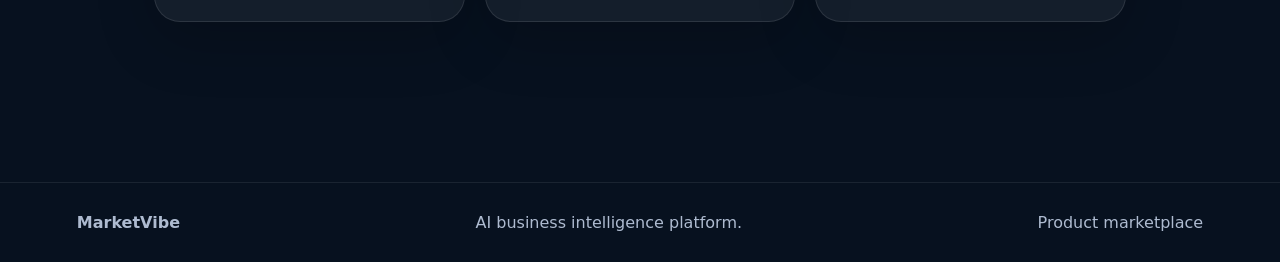
<file: tools/niche-competition-checker/index.html>
<!doctype html>
<html lang="en">
<head>
  <meta charset="utf-8" />
  <meta name="viewport" content="width=device-width,initial-scale=1" />
  <title>Niche Competition Checker — MarketVibe</title>
  <meta name="description" content="Check niche competition, demand, monetization potential, and launch difficulty with the free MarketVibe Niche Competition Checker." />
  <link rel="canonical" href="https://marketvibe1.com/tools/niche-competition-checker/" />
  <meta name="robots" content="index,follow,max-image-preview:large" />
  <link rel="stylesheet" href="/assets/app.css?v=2" />
  <script type="application/ld+json">{"@context":"https://schema.org","@type":"SoftwareApplication","name":"MarketVibe Niche Competition Checker","applicationCategory":"BusinessApplication","operatingSystem":"Web","url":"https://marketvibe1.com/tools/niche-competition-checker/","offers":{"@type":"Offer","price":"0","priceCurrency":"USD"}}</script>
</head>
<body>
<header class="site-header">
  <a class="logo" href="/">Market<span>Vibe</span></a>
  <nav><a href="/#scanner">Scanner</a><a href="/#tools">Tools</a><a href="/products/">Products</a></nav>
  <a class="header-cta" href="/#scanner">Find My Niche</a>
</header>

<main class="tool-page">
  <section class="hero-mini">
    <p class="eyebrow">Free business tool</p>
    <h1>Niche Competition Checker</h1>
    <p class="lead">Score a niche before you build. Estimate demand, competition, monetization potential, buyer intent, and the fastest launch angle.</p>
  </section>

  <section class="scanner-grid">
    <form id="nicheForm" class="scanner-form">
      <label>Niche or idea<input id="niche" required placeholder="Example: AI tools for real estate agents" /></label>
      <label>Target market<input id="market" placeholder="US, UK, local city, global, creators, small business" /></label>
      <label>Main channel<select id="channel"><option>Google search</option><option>Reddit / forums</option><option>Gumroad / marketplace</option><option>Local outreach</option><option>YouTube / short video</option><option>Email / B2B outbound</option></select></label>
      <label>Product type<select id="productType"><option>Digital product</option><option>Service</option><option>Affiliate content</option><option>Software tool</option><option>Local lead generation</option></select></label>
      <label>Experience level<select id="experience"><option value="beginner">Beginner</option><option value="intermediate">Intermediate</option><option value="advanced">Advanced</option></select></label>
      <button type="submit">Check Competition</button>
    </form>

    <div id="nicheResults" class="results-panel">
      <h3>Your niche score will appear here</h3>
      <p>Enter a niche to get a competition score, demand score, monetization route, SEO angles, and a simple launch recommendation.</p>
    </div>
  </section>

  <section class="tool-grid-section">
    <div class="section-head"><p class="eyebrow">Recommended next step</p><h2>Turn the score into an offer</h2><p>Once a niche has a strong opportunity score, use a product or outreach system to test demand quickly.</p></div>
    <div class="tool-grid">
      <article><h3>Local Lead Opportunity Finder</h3><p>Best if your niche is local services, agencies, trades, or small business lead generation.</p><a href="https://283733832600.gumroad.com/l/tqopbi" rel="sponsored nofollow">View on Gumroad</a></article>
      <article><h3>AI Outreach Studio Pro</h3><p>Best if your niche needs outbound, cold email, lead lists, or B2B selling.</p><a href="https://283733832600.gumroad.com/l/outreach-studio-pro" rel="sponsored nofollow">View on Gumroad</a></article>
      <article><h3>Solopreneur Declutter Toolkit</h3><p>Best if your niche targets creators, operators, productivity, or digital organization.</p><a href="https://283733832600.gumroad.com/l/xhmknr" rel="sponsored nofollow">View on Gumroad</a></article>
    </div>
  </section>
</main>

<footer><strong>MarketVibe</strong><span>AI business intelligence platform.</span><a href="/products/">Product marketplace</a></footer>

<script>
const form=document.getElementById('nicheForm');
const out=document.getElementById('nicheResults');
function clamp(n,min,max){return Math.max(min,Math.min(max,n));}
function scoreText(score){if(score>=80)return 'Strong opportunity'; if(score>=65)return 'Promising but needs positioning'; if(score>=50)return 'Moderate opportunity'; return 'High friction niche';}
function channelBonus(channel){return {'Google search':8,'Reddit / forums':6,'Gumroad / marketplace':5,'Local outreach':9,'YouTube / short video':4,'Email / B2B outbound':8}[channel]||5;}
function typeBonus(type){return {'Digital product':7,'Service':9,'Affiliate content':6,'Software tool':5,'Local lead generation':9}[type]||6;}
function keywords(niche){const base=niche.toLowerCase().replace(/[^a-z0-9 ]/g,'').trim()||'online business';return [`best ${base} tools`,`${base} ideas`,`${base} for beginners`,`${base} checklist`,`how to start ${base}`,`${base} templates`,`${base} software`,`${base} examples`];}
form.addEventListener('submit',e=>{
  e.preventDefault();
  const niche=document.getElementById('niche').value.trim();
  const market=document.getElementById('market').value.trim()||'global market';
  const channel=document.getElementById('channel').value;
  const type=document.getElementById('productType').value;
  const exp=document.getElementById('experience').value;
  const words=niche.split(/\s+/).filter(Boolean).length;
  const specificity=clamp(45+(words*6),45,82);
  const demand=clamp(58+channelBonus(channel)+typeBonus(type)+(niche.match(/ai|lead|business|money|tool|local|seo|automation/i)?10:0),40,96);
  const competition=clamp(72-specificity+(niche.match(/ai|fitness|crypto|marketing/i)?12:0),18,88);
  const monetization=clamp(55+typeBonus(type)*3+(channel.includes('outbound')?8:0),45,95);
  const difficulty=clamp(competition+(exp==='beginner'?12:exp==='intermediate'?5:-4),20,95);
  const opportunity=clamp(Math.round((demand*0.38)+(monetization*0.32)+((100-difficulty)*0.3)),20,98);
  const kw=keywords(niche);
  const recommendation=opportunity>=75?'Build a landing page and test paid demand this week.':opportunity>=60?'Narrow the niche and validate with one free tool or checklist.':'Pick a more specific buyer segment before building.';
  out.innerHTML=`<h3>${scoreText(opportunity)}</h3><p><strong>${niche}</strong> in ${market}</p><div class="result-card"><div class="result-top"><h4>Opportunity Score</h4><div class="score">${opportunity}/100</div></div><span class="pill">Demand ${demand}/100</span><span class="pill">Competition ${competition}/100</span><span class="pill">Monetization ${monetization}/100</span><span class="pill">Difficulty ${difficulty}/100</span></div><div class="result-card"><h4>Best monetization route</h4><p>${type} through ${channel}. Start with a narrow offer, collect emails, then sell a low-ticket product or service package.</p></div><div class="result-card"><h4>Recommended launch angle</h4><p>${recommendation}</p><ol class="plan"><li>Create a one-page offer for this niche.</li><li>Publish one free checklist/tool as the lead magnet.</li><li>Send visitors to a Gumroad product or paid report CTA.</li><li>Track clicks, email signups, and buyer intent keywords.</li></ol></div><div class="result-card"><h4>SEO/AEO keyword angles</h4>${kw.map(k=>`<span class="pill">${k}</span>`).join('')}</div><div class="result-card"><h4>Suggested paid CTA</h4><p>Use the product that matches this niche: local lead finder for local/service niches, outreach studio for B2B, or product toolkit for creator/digital product niches.</p><a class="primary" href="/products/">View Product Stack</a></div>`;
});
</script>
</body>
</html>
</file>
<file: assets/app.css>
*{box-sizing:border-box}html{scroll-behavior:smooth}body{margin:0;font-family:Inter,ui-sans-serif,system-ui,-apple-system,Segoe UI,Roboto,Arial,sans-serif;background:#07111f;color:#eaf1ff}a{color:inherit;text-decoration:none}button,input,select,textarea{font:inherit}.site-header{position:sticky;top:0;z-index:20;display:flex;align-items:center;justify-content:space-between;gap:20px;padding:18px 6vw;background:rgba(7,17,31,.82);backdrop-filter:blur(18px);border-bottom:1px solid rgba(255,255,255,.08)}.logo{font-weight:900;font-size:26px;letter-spacing:-.04em}.logo span{color:#52f08c}.site-header nav{display:flex;gap:24px;color:#b8c5d8;font-weight:700}.header-cta,.primary,.scanner-form button{background:linear-gradient(135deg,#52f08c,#21c8ff);color:#02110b;font-weight:900;border:0;border-radius:999px;padding:13px 20px;box-shadow:0 16px 45px rgba(33,200,255,.18)}main{overflow:hidden}.hero{min-height:760px;padding:90px 6vw;display:grid;grid-template-columns:minmax(0,1.15fr) 420px;gap:52px;align-items:center;background:radial-gradient(circle at 18% 10%,rgba(33,200,255,.2),transparent 34rem),radial-gradient(circle at 85% 20%,rgba(82,240,140,.16),transparent 30rem),linear-gradient(145deg,#07111f,#0b1630 55%,#08111d)}.eyebrow{margin:0 0 14px;color:#52f08c;text-transform:uppercase;letter-spacing:.14em;font-weight:900;font-size:13px}.hero h1{font-size:clamp(46px,7vw,86px);line-height:.95;letter-spacing:-.07em;margin:0 0 24px}.lead{font-size:21px;line-height:1.65;color:#c7d3e6;max-width:820px}.hero-actions{display:flex;gap:14px;margin:30px 0}.secondary{border:1px solid rgba(255,255,255,.15);border-radius:999px;padding:13px 20px;font-weight:900;color:#dbe7ff;background:rgba(255,255,255,.05)}.trust-row{display:flex;flex-wrap:wrap;gap:10px}.trust-row span{padding:9px 13px;border-radius:999px;background:rgba(255,255,255,.07);color:#c6d2e5;font-weight:700}.hero-card{border:1px solid rgba(255,255,255,.12);border-radius:32px;background:rgba(255,255,255,.06);padding:34px;box-shadow:0 24px 80px rgba(0,0,0,.35);backdrop-filter:blur(18px)}.score-ring{width:230px;height:230px;border-radius:50%;display:grid;place-items:center;margin:0 auto 26px;background:conic-gradient(#52f08c 0 87%,rgba(255,255,255,.1) 87% 100%);position:relative}.score-ring:after{content:"";position:absolute;inset:16px;border-radius:50%;background:#0a1426}.score-ring strong,.score-ring span{position:relative;z-index:1}.score-ring strong{font-size:70px}.score-ring span{display:block;margin-top:72px;color:#aebbd0;font-weight:800}.hero-card li{margin:12px 0;color:#dce6f7;font-weight:750}.scanner-section,.tool-grid-section,.ideas-section,.pricing-section{padding:90px 6vw}.section-head{text-align:center;max-width:780px;margin:0 auto 36px}.section-head h2{font-size:clamp(36px,5vw,58px);line-height:1;margin:0 0 14px;letter-spacing:-.05em}.section-head p{color:#b9c7dc;font-size:18px}.scanner-grid{display:grid;grid-template-columns:420px 1fr;gap:28px;align-items:start}.scanner-form,.results-panel,.tool-grid article,.pricing-card{border:1px solid rgba(255,255,255,.1);border-radius:26px;background:rgba(255,255,255,.055);padding:24px;box-shadow:0 18px 60px rgba(0,0,0,.2)}.scanner-form{display:grid;gap:16px}.scanner-form label{display:grid;gap:8px;color:#d8e2f4;font-weight:850}.scanner-form input,.scanner-form select,.scanner-form textarea{width:100%;border:1px solid rgba(255,255,255,.12);background:#081427;color:#fff;border-radius:15px;padding:14px}.scanner-form textarea{min-height:105px;resize:vertical}.scanner-form button{cursor:pointer;padding:16px}.results-panel{min-height:540px}.results-panel h3{font-size:30px;margin-top:0}.result-card{border:1px solid rgba(255,255,255,.1);border-radius:18px;padding:18px;margin:14px 0;background:#09172a}.result-top{display:flex;justify-content:space-between;gap:12px;align-items:center}.score{color:#52f08c;font-weight:950}.pill{display:inline-block;margin:6px 6px 0 0;padding:7px 10px;border-radius:99px;background:rgba(33,200,255,.11);color:#aeefff;font-weight:800;font-size:12px}.plan{margin-top:12px;padding-left:18px;color:#cad7e8}.tool-grid{display:grid;grid-template-columns:repeat(3,1fr);gap:20px}.tool-grid h3{font-size:26px;margin:0 0 10px}.tool-grid p{color:#bdc9da;line-height:1.6}.tool-grid a,.idea-links a{display:inline-flex;margin-top:14px;color:#52f08c;font-weight:900}.idea-links{display:grid;grid-template-columns:repeat(4,1fr);gap:16px}.idea-links a{min-height:110px;align-items:end;padding:18px;border-radius:22px;background:linear-gradient(145deg,rgba(82,240,140,.12),rgba(33,200,255,.08));border:1px solid rgba(255,255,255,.1)}.pricing-card{max-width:1050px;margin:auto;text-align:center}.pricing-card h2{font-size:48px;margin:0 0 10px}.price-row{display:grid;grid-template-columns:repeat(3,1fr);gap:16px;margin:28px 0}.price-row div{border-radius:20px;background:#09172a;padding:22px}.price-row strong{display:block;font-size:34px;color:#52f08c}.price-row span{color:#c2cede}footer{display:flex;justify-content:space-between;gap:20px;padding:30px 6vw;color:#aebbd0;border-top:1px solid rgba(255,255,255,.08)}.tool-page{padding:70px 6vw}.tool-page .hero-mini{max-width:960px}.hero-mini h1{font-size:clamp(40px,6vw,72px);line-height:1;margin:0 0 18px}.copy-grid{display:grid;grid-template-columns:2fr 1fr;gap:24px;margin-top:34px}.content-card{background:rgba(255,255,255,.055);border:1px solid rgba(255,255,255,.1);border-radius:24px;padding:24px}.content-card h2{font-size:34px;margin-top:0}.content-card li{margin:10px 0;color:#c9d5e7}@media(max-width:950px){.site-header nav{display:none}.hero,.scanner-grid,.tool-grid,.idea-links,.price-row,.copy-grid{grid-template-columns:1fr}.hero{padding-top:60px}.hero-card{max-width:460px}.scanner-section,.tool-grid-section,.ideas-section,.pricing-section{padding:60px 5vw}footer{display:grid}.site-header{padding:14px 5vw}}
</file>
<file: game-v2/style.css>
*{box-sizing:border-box}html,body,#app{margin:0;width:100%;height:100%;overflow:hidden;background:#05070d;color:#fff;font-family:Inter,system-ui,sans-serif}#game{position:fixed;inset:0;width:100%;height:100%;display:block;background:radial-gradient(circle at center,#0c1830 0%,#04060d 70%)}.hud{position:fixed;inset:0;pointer-events:none}.panel{background:rgba(6,10,18,.72);border:1px solid rgba(120,210,255,.16);backdrop-filter:blur(10px);border-radius:14px}.topbar{position:absolute;top:16px;left:16px;right:16px;display:grid;grid-template-columns:320px repeat(3,220px);gap:14px}.profile{display:grid;grid-template-columns:74px 1fr;padding:14px;gap:14px}.portrait{border-radius:10px;background:linear-gradient(135deg,#111827,#0c1830)}.profile h2{margin:0;font-size:38px;font-weight:900}.profile p{margin:6px 0;color:#d2dbe8}.xp{display:block;height:10px;background:#182133;border-radius:99px;overflow:hidden}.xp i{display:block;width:42%;height:100%;background:linear-gradient(90deg,#ffcf59,#ff8f1d)}.stat{padding:18px}.stat span{display:block;color:#9fb3c8;font-size:13px;text-transform:uppercase}.stat b{font-size:44px}.left-stack{position:absolute;left:16px;top:132px;width:320px;display:grid;gap:14px}.mission{padding:22px}.mission span{font-size:15px;text-transform:uppercase;color:#ffd35a;font-weight:800}.mission h3{font-size:54px;line-height:.92;margin:18px 0}.mission p{font-size:18px;color:#d8e2ef}.mission strong{display:block;margin-top:18px;color:#41f06f;font-size:34px}.menu{padding:12px;display:grid;gap:10px}.menu button,.actions button,.start-card button{pointer-events:auto}.menu button{height:58px;border-radius:10px;background:#09111e;border:1px solid rgba(255,255,255,.08);color:#fff;font-size:20px;font-weight:800}.right-stack{position:absolute;right:16px;top:132px;width:320px;display:grid;gap:14px}.heat{padding:18px}.heat span,.heat b{font-size:20px;font-weight:900;color:#ff4c39}.bars{display:grid;grid-template-columns:repeat(10,1fr);gap:4px;margin:14px 0}.bars i{height:26px;background:linear-gradient(#ff766c,#d90d0d)}.radar{height:240px;background:rgba(3,8,18,.82)}.bottom-ui{position:absolute;left:16px;right:16px;bottom:16px;display:grid;grid-template-columns:140px 1fr 260px;gap:18px;align-items:end}.stick{width:140px;height:140px;border-radius:50%;border:1px solid rgba(120,210,255,.2)}.cards{display:flex;gap:14px;justify-content:center}.card{width:140px;padding:18px;text-align:center}.card b{display:block;font-size:22px;margin-bottom:20px}.card em{font-style:normal;font-size:30px;font-weight:900}.actions{display:flex;justify-content:flex-end;gap:14px}.actions button{width:110px;height:110px;border-radius:50%;border:2px solid rgba(120,210,255,.4);background:rgba(5,12,22,.65);color:#dff6ff;font-size:22px;font-weight:900}.start-screen{position:fixed;inset:0;display:flex;align-items:center;justify-content:center;background:radial-gradient(circle at center,rgba(0,0,0,.2),rgba(0,0,0,.8));z-index:20}.start-card{text-align:center}.start-card h1{font-size:140px;line-height:.82;margin:0;font-weight:1000}.start-card button{margin-top:30px;width:320px;height:82px;border-radius:99px;border:none;background:linear-gradient(135deg,#ffd35a,#f59f1c);font-size:32px;font-weight:1000}.start-card p{margin-top:18px;color:#d0d9e8;font-size:18px}
</file>
